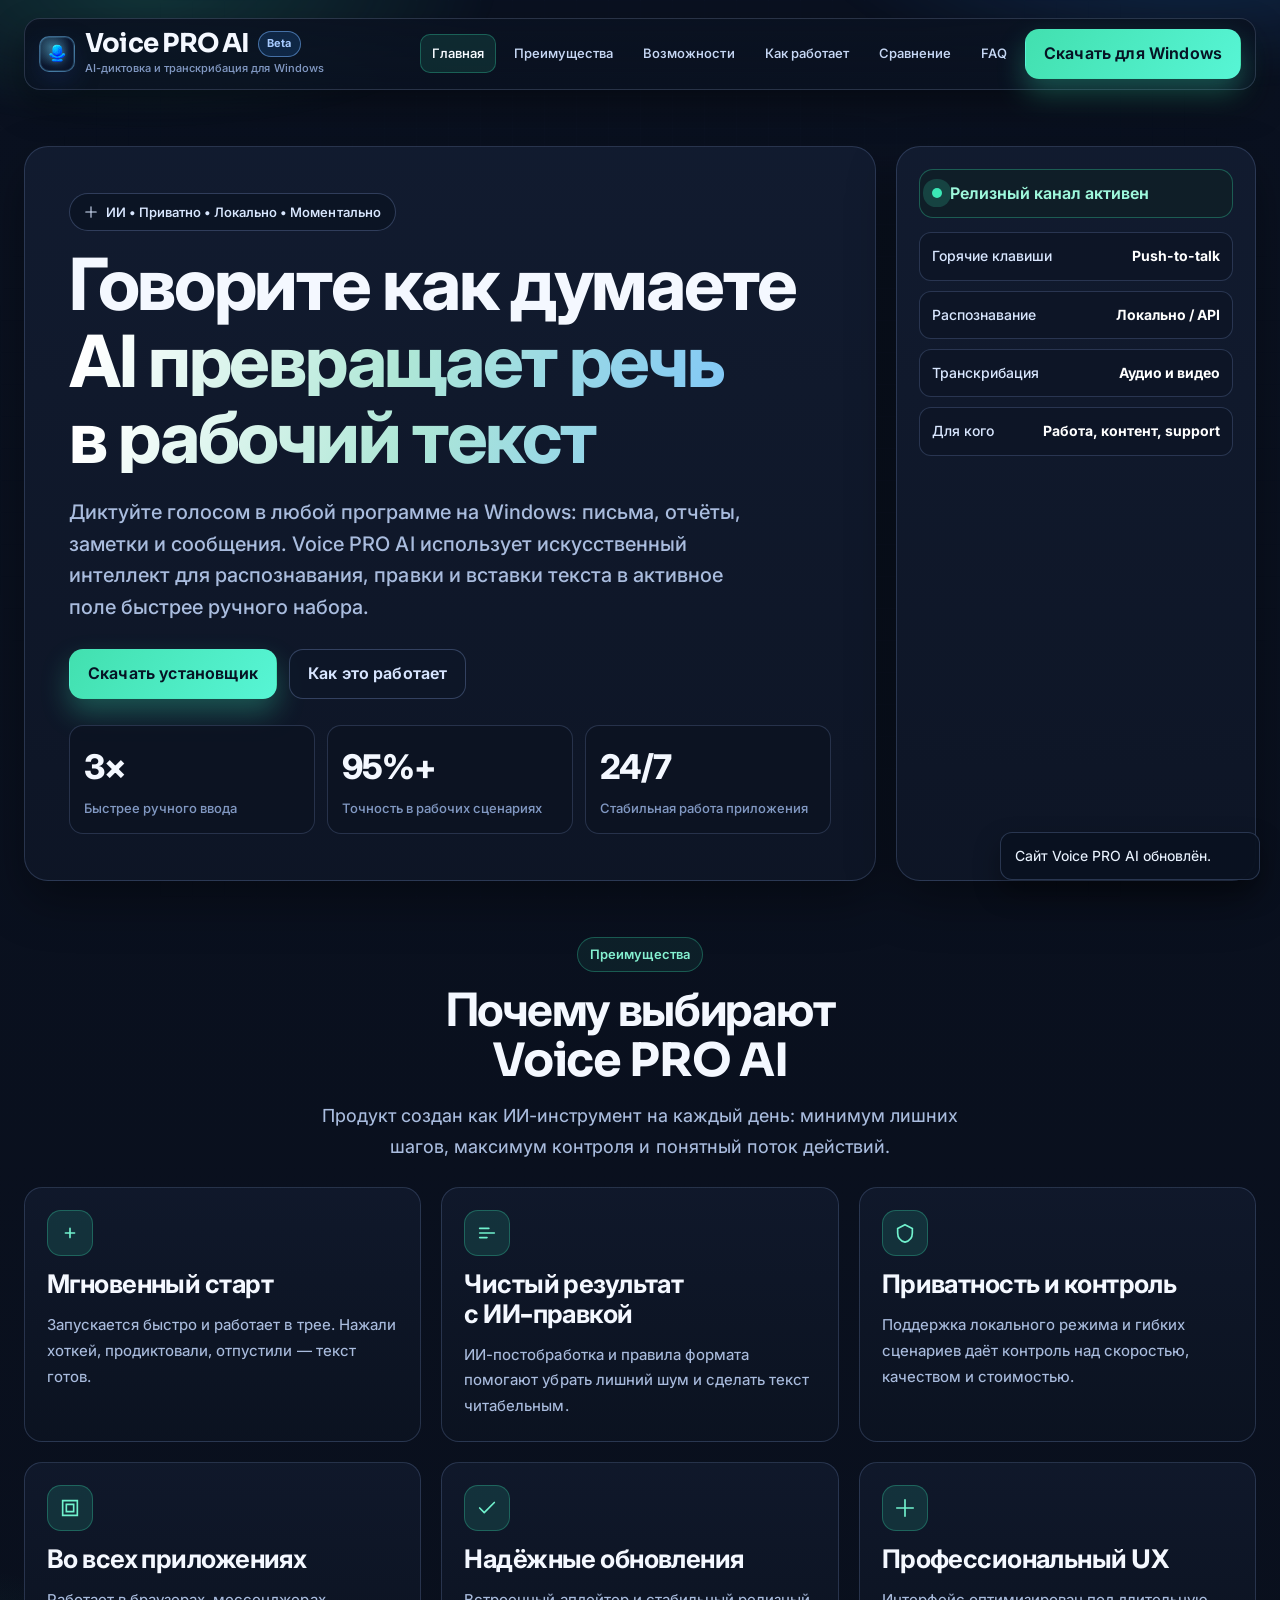
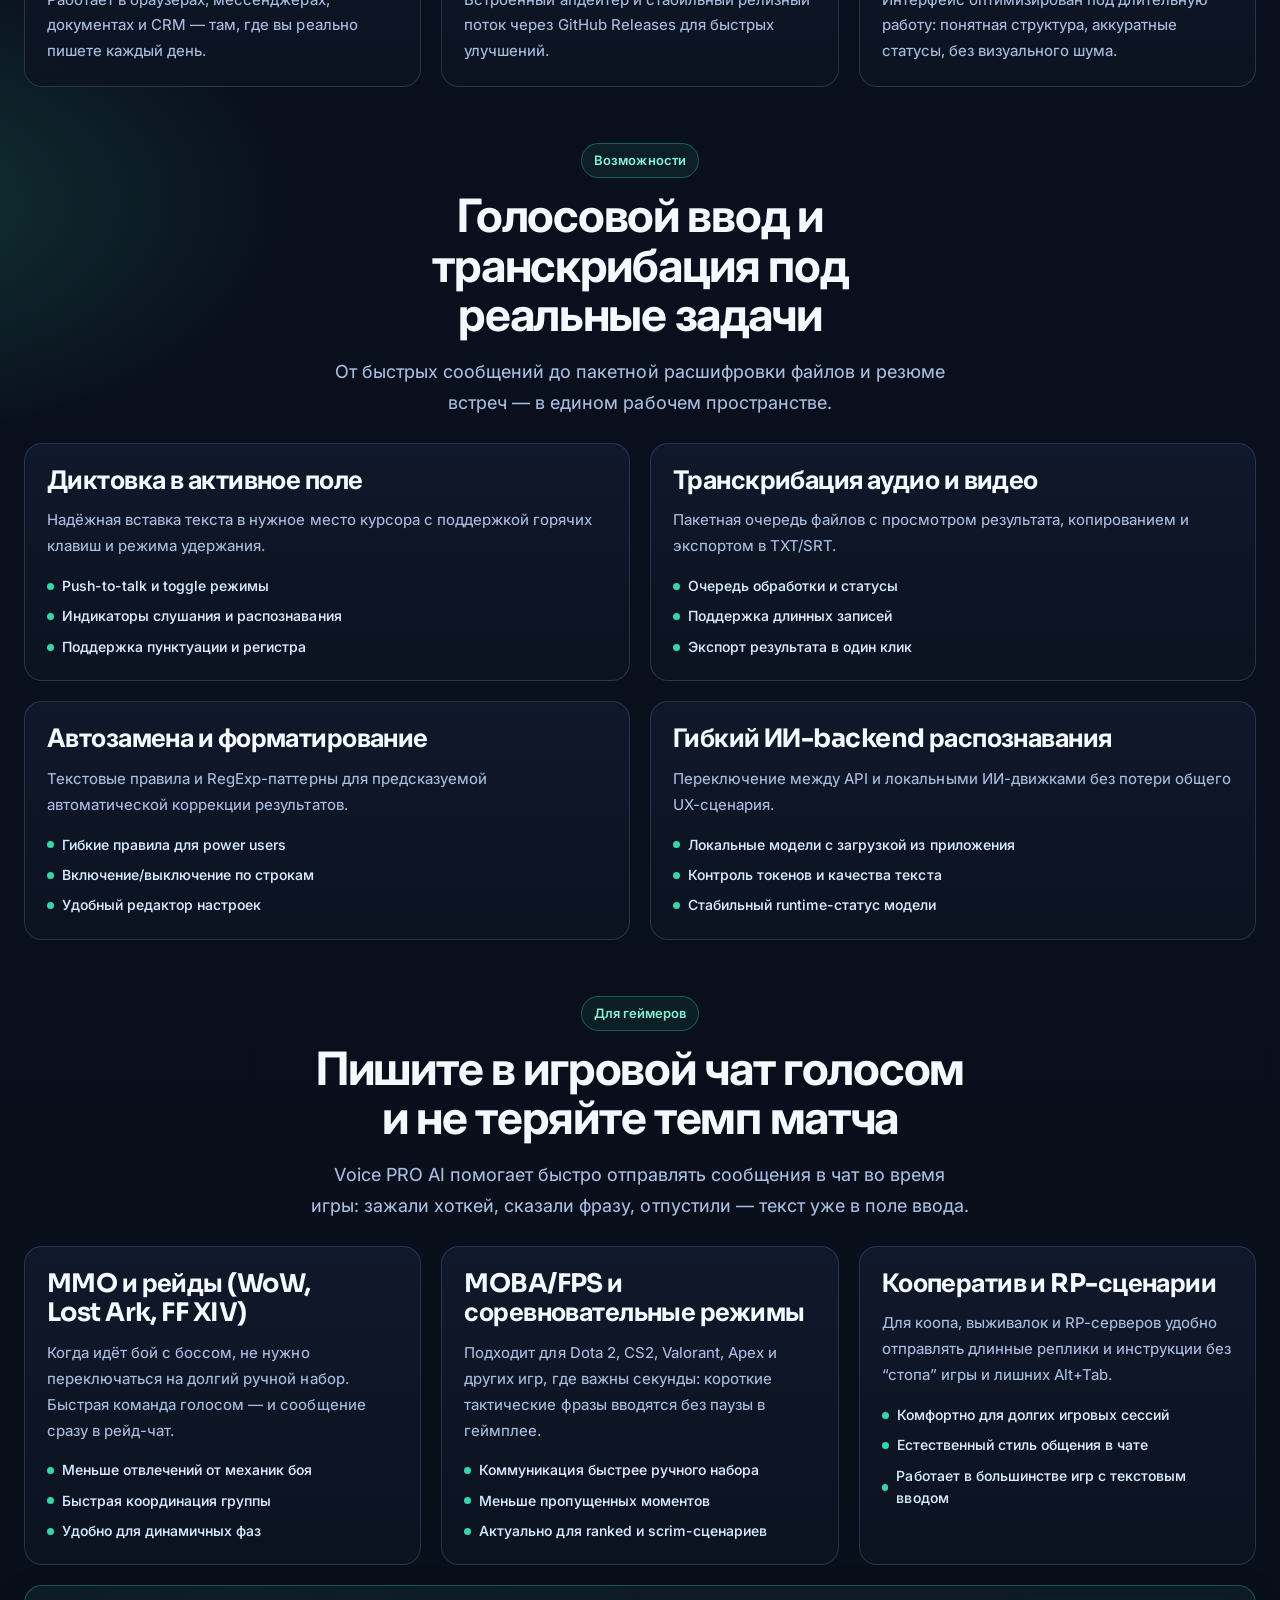
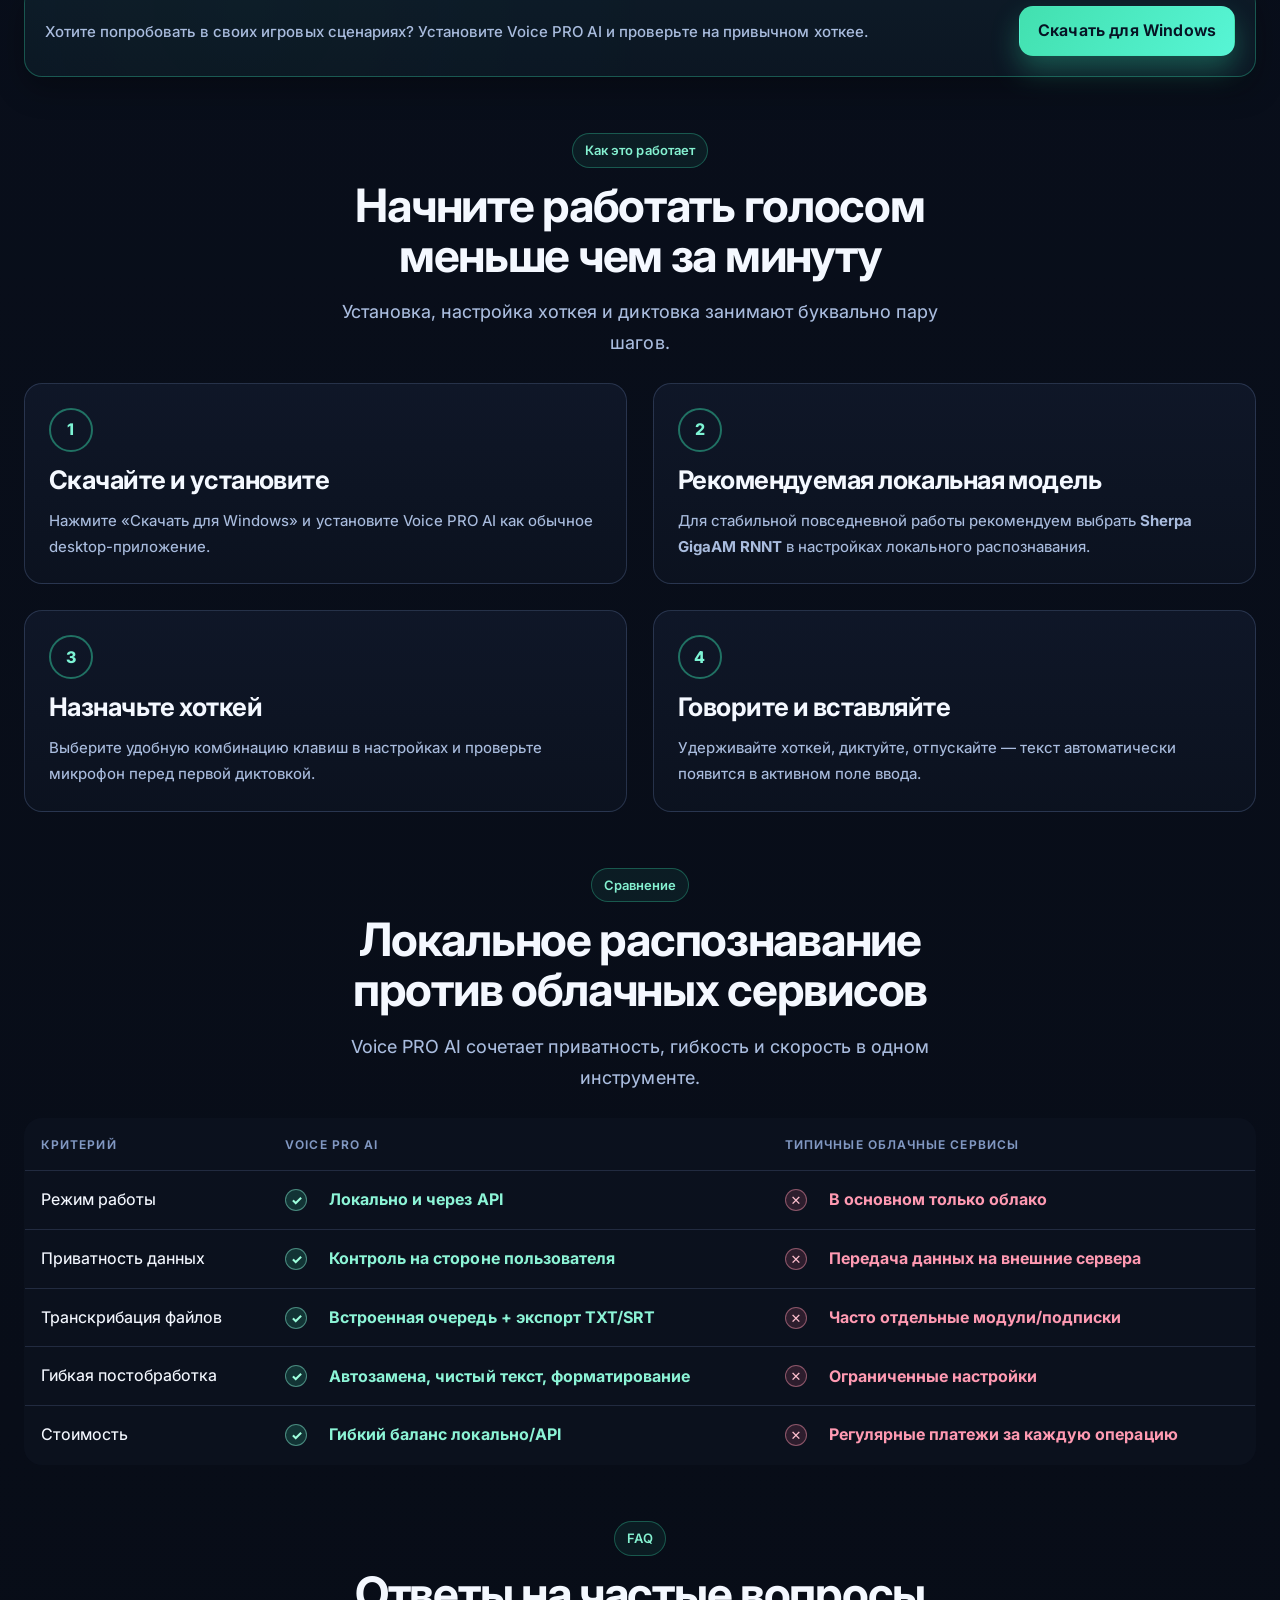
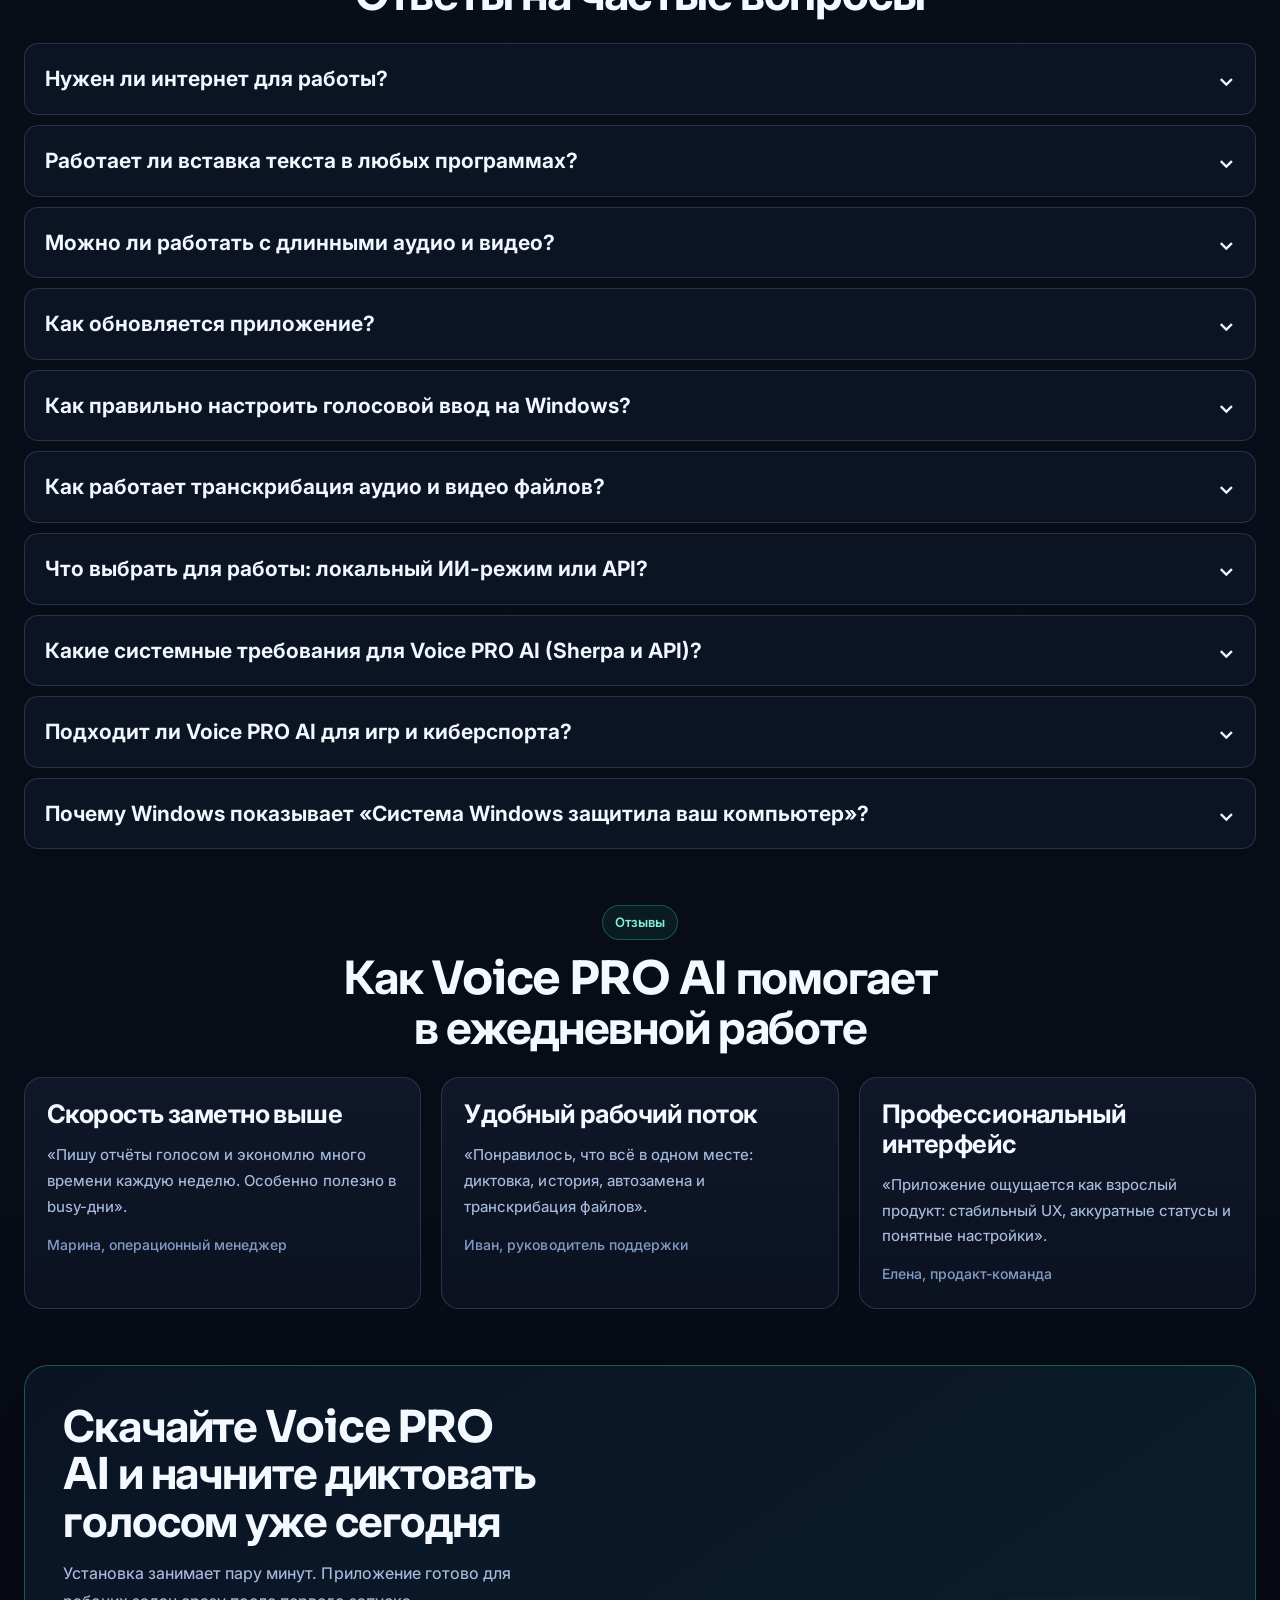
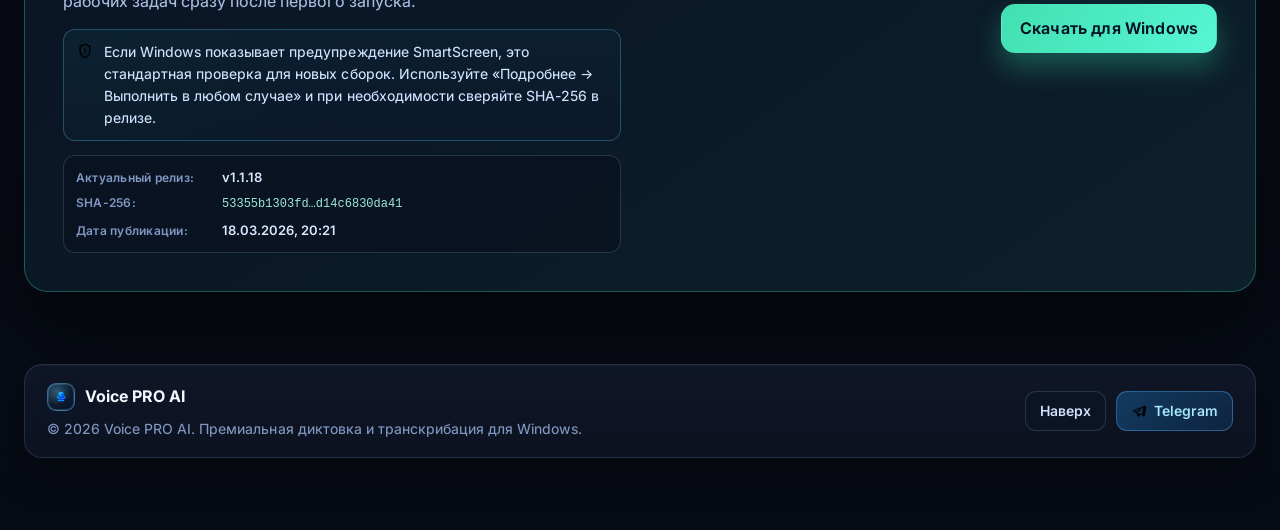
<file: index.html>
﻿<!doctype html>
<html lang="ru">
<head>
  <meta charset="utf-8" />
  <meta name="viewport" content="width=device-width, initial-scale=1" />
  <title>Voice PRO AI — Умная диктовка и транскрибация для Windows</title>
  <meta name="description" content="Voice PRO AI — ИИ-приложение для голосового ввода, транскрибации и интеллектуальной обработки текста на Windows. Быстро, точно и профессионально." />
  <meta name="robots" content="index,follow" />
  <meta name="googlebot" content="index,follow,max-image-preview:large,max-snippet:-1,max-video-preview:-1" />
  <meta name="theme-color" content="#070b14" />
  <meta name="author" content="Voice PRO AI" />
  <meta property="og:type" content="website" />
  <meta property="og:site_name" content="Voice PRO AI" />
  <meta property="og:locale" content="ru_RU" />
  <meta property="og:title" content="Voice PRO AI — AI-диктовка и транскрибация для Windows" />
  <meta property="og:description" content="ИИ-голосовой ввод текста, локальное распознавание, транскрибация аудио/видео и интеллектуальная автоматизация работы с текстом." />
  <meta property="og:url" content="https://voiceproai.ru/" />
  <meta property="og:image" content="https://voiceproai.ru/assets/img/og-cover.png" />
  <meta property="og:image:url" content="https://voiceproai.ru/assets/img/og-cover.png" />
  <meta property="og:image:secure_url" content="https://voiceproai.ru/assets/img/og-cover.png" />
  <meta property="og:image:type" content="image/png" />
  <meta property="og:image:width" content="1200" />
  <meta property="og:image:height" content="630" />
  <meta property="og:image:alt" content="Voice PRO AI — AI-диктовка и транскрибация для Windows" />
  <meta name="twitter:card" content="summary_large_image" />
  <meta name="twitter:title" content="Voice PRO AI — AI-диктовка для Windows" />
  <meta name="twitter:description" content="Премиальная AI-диктовка, транскрибация и обработка текста для повседневной работы." />
  <meta name="twitter:image" content="https://voiceproai.ru/assets/img/og-cover.png" />
  <meta name="twitter:image:alt" content="Voice PRO AI — AI-диктовка и транскрибация для Windows" />
  <meta itemprop="name" content="Voice PRO AI" />
  <meta itemprop="description" content="Voice PRO AI — AI-диктовка, транскрибация и обработка текста для Windows." />
  <meta itemprop="image" content="https://voiceproai.ru/assets/img/og-cover.png" />
  <link rel="canonical" href="https://voiceproai.ru/" />
  <link rel="alternate" hreflang="ru-RU" href="https://voiceproai.ru/" />
  <link rel="alternate" hreflang="x-default" href="https://voiceproai.ru/" />
  <link rel="icon" href="https://voiceproai.ru/favicon.ico" sizes="any" />
  <link rel="icon" type="image/png" sizes="32x32" href="https://voiceproai.ru/icons/icon-32.png" />
  <link rel="icon" type="image/png" sizes="16x16" href="https://voiceproai.ru/icons/icon-16.png" />
  <link rel="apple-touch-icon" sizes="180x180" href="https://voiceproai.ru/icons/apple-touch-icon.png" />
  <link rel="manifest" href="https://voiceproai.ru/manifest.json" />
  <script type="application/ld+json">
    {
      "@context": "https://schema.org",
      "@type": "SoftwareApplication",
      "name": "Voice PRO AI",
      "applicationCategory": "BusinessApplication",
      "operatingSystem": "Windows",
      "url": "https://voiceproai.ru/",
      "downloadUrl": "https://github.com/dencikpapinka-png/ai-voice-pro-ai/releases/latest/download/Voice_PRO_AI_Setup.exe",
      "inLanguage": "ru-RU",
      "offers": {
        "@type": "Offer",
        "price": "0",
        "priceCurrency": "USD"
      },
      "description": "Voice PRO AI — ИИ-приложение для голосового ввода, транскрибации и интеллектуальной обработки текста на Windows."
    }
  </script>
  <script type="application/ld+json">
    {
      "@context": "https://schema.org",
      "@type": "WebSite",
      "name": "Voice PRO AI",
      "url": "https://voiceproai.ru/",
      "inLanguage": "ru-RU",
      "potentialAction": {
        "@type": "SearchAction",
        "target": "https://voiceproai.ru/?q={search_term_string}",
        "query-input": "required name=search_term_string"
      }
    }
  </script>
  <script type="application/ld+json">
    {
      "@context": "https://schema.org",
      "@type": "Organization",
      "name": "Voice PRO AI",
      "url": "https://voiceproai.ru/",
      "logo": {
        "@type": "ImageObject",
        "url": "https://voiceproai.ru/icons/icon-128.png",
        "width": 128,
        "height": 128
      },
      "image": {
        "@type": "ImageObject",
        "url": "https://voiceproai.ru/assets/img/og-cover.png",
        "width": 1200,
        "height": 630
      }
    }
  </script>
  <script type="application/ld+json">
    {
      "@context": "https://schema.org",
      "@type": "WebPage",
      "name": "Voice PRO AI — AI-диктовка и транскрибация для Windows",
      "url": "https://voiceproai.ru/",
      "inLanguage": "ru-RU",
      "isPartOf": {
        "@type": "WebSite",
        "name": "Voice PRO AI",
        "url": "https://voiceproai.ru/"
      },
      "primaryImageOfPage": {
        "@type": "ImageObject",
        "url": "https://voiceproai.ru/assets/img/og-cover.png",
        "width": 1200,
        "height": 630
      }
    }
  </script>
  <script type="application/ld+json">
    {
      "@context": "https://schema.org",
      "@type": "FAQPage",
      "mainEntity": [
        {
          "@type": "Question",
          "name": "Нужен ли интернет для работы?",
          "acceptedAnswer": {
            "@type": "Answer",
            "text": "Для локальных движков интернет не требуется после загрузки модели. API-режим, наоборот, работает через сеть."
          }
        },
        {
          "@type": "Question",
          "name": "Работает ли вставка текста в любых программах?",
          "acceptedAnswer": {
            "@type": "Answer",
            "text": "Да, в большинстве Windows-приложений с обычным полем ввода. Для отдельных системных окон могут быть ограничения ОС."
          }
        },
        {
          "@type": "Question",
          "name": "Можно ли работать с длинными аудио и видео?",
          "acceptedAnswer": {
            "@type": "Answer",
            "text": "Да. В разделе «Транскрибация аудио и видео» есть очередь файлов с поочерёдной обработкой и экспортом результата."
          }
        },
        {
          "@type": "Question",
          "name": "Как обновляется приложение?",
          "acceptedAnswer": {
            "@type": "Answer",
            "text": "В приложении встроена проверка обновлений. Новые версии загружаются через официальный релизный канал GitHub Releases."
          }
        },
        {
          "@type": "Question",
          "name": "Как настроить голосовой ввод на Windows?",
          "acceptedAnswer": {
            "@type": "Answer",
            "text": "Выберите микрофон в настройках, назначьте удобный хоткей, проверьте вставку текста в рабочем приложении и включите нужные правила обработки текста."
          }
        },
        {
          "@type": "Question",
          "name": "Как работает транскрибация аудио и видео?",
          "acceptedAnswer": {
            "@type": "Answer",
            "text": "В разделе транскрибации используется очередь файлов с последовательной обработкой, просмотром результата и экспортом в TXT или SRT."
          }
        },
        {
          "@type": "Question",
          "name": "Что выбрать: локальный режим или API?",
          "acceptedAnswer": {
            "@type": "Answer",
            "text": "Локальный режим подходит для приватности и контроля, API-режим — для усиленной языковой правки. Выбор зависит от приоритета скорости, качества и бюджета."
          }
        },
        {
          "@type": "Question",
          "name": "Какие системные требования для Voice PRO AI (Sherpa и API)?",
          "acceptedAnswer": {
            "@type": "Answer",
            "text": "Sherpa (локально): минимум — Windows 10/11 x64, CPU 4 ядра, 8 ГБ RAM, SSD и микрофон; рекомендовано — 6–8 ядер, 16 ГБ RAM, NVMe SSD; максимальный комфорт — 8+ ядер и 16–32 ГБ RAM. API-режим: минимум — Windows 10/11 x64, CPU 2 ядра, 4 ГБ RAM и интернет от 10 Мбит/с; рекомендовано — 4+ ядра, 8 ГБ RAM и интернет 30+ Мбит/с с низкой задержкой."
          }
        }
      ]
    }
  </script>
  <link rel="preconnect" href="https://fonts.googleapis.com" />
  <link rel="preconnect" href="https://fonts.gstatic.com" crossorigin />
  <link href="https://fonts.googleapis.com/css2?family=Sora:wght@500;600;700;800&family=Inter:wght@400;500;600;700;800&display=swap" rel="stylesheet" />
  <link rel="stylesheet" href="./assets/css/base.css" />
  <link rel="stylesheet" href="./assets/css/layout.css" />
  <link rel="stylesheet" href="./assets/css/components.css" />
  <link rel="stylesheet" href="./assets/css/animations.css" />
  <link rel="stylesheet" href="./assets/css/responsive.css" />
</head>
<body>
  <div class="ambient-layer" data-ambient></div>
  <div class="page-shell">
    <header class="navbar reveal" aria-label="Основная навигация сайта">
      <div class="brand-block">
        <div class="brand-mark floaty" aria-hidden="true">
          <img src="./icons/icon-128.png" alt="" loading="eager" decoding="async" />
        </div>
        <div class="brand-text">
          <div class="brand-title-row">
            <h1>Voice PRO AI</h1>
            <span class="beta-pill">Beta</span>
          </div>
          <p class="brand-subtitle">AI-диктовка и транскрибация для Windows</p>
        </div>
      </div>

      <button class="menu-toggle" type="button" aria-expanded="false" aria-controls="site-nav" data-menu-toggle>
        <span class="visually-hidden">Открыть меню</span>
        <svg viewBox="0 0 24 24" fill="none" stroke="currentColor" stroke-width="1.8" aria-hidden="true">
          <path d="M4 7h16M4 12h16M4 17h16" stroke-linecap="round" />
        </svg>
      </button>

      <nav id="site-nav" class="nav-links" data-nav-links>
        <a class="nav-link" href="#hero">Главная</a>
        <a class="nav-link" href="#advantages">Преимущества</a>
        <a class="nav-link" href="#features">Возможности</a>
        <a class="nav-link" href="#how">Как работает</a>
        <a class="nav-link" href="#compare">Сравнение</a>
        <a class="nav-link" href="#faq">FAQ</a>
        <a class="btn btn-primary" data-download-link href="https://github.com/dencikpapinka-png/ai-voice-pro-ai/releases/latest/download/Voice_PRO_AI_Setup.exe">Скачать для Windows</a>
      </nav>
    </header>

    <section class="hero-grid section" id="hero" aria-labelledby="hero-title">
      <article class="panel hero-content reveal">
        <span class="hero-badge">
          <svg width="14" height="14" viewBox="0 0 24 24" fill="none" stroke="currentColor" stroke-width="1.8" aria-hidden="true"><path d="M12 3v18M3 12h18" stroke-linecap="round"/></svg>
          ИИ • Приватно • Локально • Моментально
        </span>
        <h2 class="hero-title" id="hero-title">
          <span class="hero-line">Говорите как думаете</span>
          <span class="hero-line gradient-text">AI превращает речь</span>
          <span class="hero-line gradient-text">в рабочий текст</span>
        </h2>
        <p class="hero-desc">Диктуйте голосом в любой программе на Windows: письма, отчёты, заметки и сообщения. Voice PRO AI использует искусственный интеллект для распознавания, правки и вставки текста в активное поле быстрее ручного набора.</p>

        <div class="hero-actions">
          <a class="btn btn-primary" data-download-link href="https://github.com/dencikpapinka-png/ai-voice-pro-ai/releases/latest/download/Voice_PRO_AI_Setup.exe">Скачать установщик</a>
          <a class="btn btn-secondary" href="#how">Как это работает</a>
        </div>

        <div class="hero-metrics">
          <div class="metric-item">
            <div class="metric-value">3×</div>
            <div class="metric-label">Быстрее ручного ввода</div>
          </div>
          <div class="metric-item">
            <div class="metric-value">95%+</div>
            <div class="metric-label">Точность в рабочих сценариях</div>
          </div>
          <div class="metric-item">
            <div class="metric-value">24/7</div>
            <div class="metric-label">Стабильная работа приложения</div>
          </div>
        </div>
      </article>

      <aside class="panel hero-side reveal" aria-label="Статус платформы">
        <div class="side-status">
          <span class="live-dot" aria-hidden="true"></span>
          Релизный канал активен
        </div>
        <div class="side-list">
          <div class="side-list-item"><span>Горячие клавиши</span><b>Push-to-talk</b></div>
          <div class="side-list-item"><span>Распознавание</span><b>Локально / API</b></div>
          <div class="side-list-item"><span>Транскрибация</span><b>Аудио и видео</b></div>
          <div class="side-list-item"><span>Для кого</span><b>Работа, контент, support</b></div>
        </div>
      </aside>
    </section>

    <section class="section" id="advantages" aria-labelledby="advantages-title">
      <div class="section-header reveal">
        <span class="section-overline">Преимущества</span>
        <h2 class="section-title" id="advantages-title">Почему выбирают Voice PRO AI</h2>
        <p class="section-description">Продукт создан как ИИ-инструмент на каждый день: минимум лишних шагов, максимум контроля и понятный поток действий.</p>
      </div>

      <div class="benefits-grid">
        <article class="benefit-card reveal">
          <div class="card-icon" aria-hidden="true"><svg viewBox="0 0 24 24" fill="none" stroke="currentColor" stroke-width="1.8"><path d="M12 7v10M7 12h10" stroke-linecap="round"/></svg></div>
          <h3>Мгновенный старт</h3>
          <p>Запускается быстро и работает в трее. Нажали хоткей, продиктовали, отпустили — текст готов.</p>
        </article>

        <article class="benefit-card reveal">
          <div class="card-icon" aria-hidden="true"><svg viewBox="0 0 24 24" fill="none" stroke="currentColor" stroke-width="1.8"><path d="M4 12h16M4 7h10M4 17h8" stroke-linecap="round"/></svg></div>
          <h3>Чистый результат с ИИ-правкой</h3>
          <p>ИИ-постобработка и правила формата помогают убрать лишний шум и сделать текст читабельным.</p>
        </article>

        <article class="benefit-card reveal">
          <div class="card-icon" aria-hidden="true"><svg viewBox="0 0 24 24" fill="none" stroke="currentColor" stroke-width="1.8"><path d="M12 3l8 4v5c0 5-3.4 8.8-8 10-4.6-1.2-8-5-8-10V7l8-4z"/></svg></div>
          <h3>Приватность и контроль</h3>
          <p>Поддержка локального режима и гибких сценариев даёт контроль над скоростью, качеством и стоимостью.</p>
        </article>

        <article class="benefit-card reveal">
          <div class="card-icon" aria-hidden="true"><svg viewBox="0 0 24 24" fill="none" stroke="currentColor" stroke-width="1.8"><path d="M4 4h16v16H4z"/><path d="M8 8h8v8H8z"/></svg></div>
          <h3>Во всех приложениях</h3>
          <p>Работает в браузерах, мессенджерах, документах и CRM — там, где вы реально пишете каждый день.</p>
        </article>

        <article class="benefit-card reveal">
          <div class="card-icon" aria-hidden="true"><svg viewBox="0 0 24 24" fill="none" stroke="currentColor" stroke-width="1.8"><path d="M4 12l5 5L20 6" stroke-linecap="round" stroke-linejoin="round"/></svg></div>
          <h3>Надёжные обновления</h3>
          <p>Встроенный апдейтер и стабильный релизный поток через GitHub Releases для быстрых улучшений.</p>
        </article>

        <article class="benefit-card reveal">
          <div class="card-icon" aria-hidden="true"><svg viewBox="0 0 24 24" fill="none" stroke="currentColor" stroke-width="1.8"><path d="M12 3v18M3 12h18" stroke-linecap="round"/></svg></div>
          <h3>Профессиональный UX</h3>
          <p>Интерфейс оптимизирован под длительную работу: понятная структура, аккуратные статусы, без визуального шума.</p>
        </article>
      </div>
    </section>

    <section class="section" id="features" aria-labelledby="features-title">
      <div class="section-header reveal">
        <span class="section-overline">Возможности</span>
        <h2 class="section-title" id="features-title">Голосовой ввод и транскрибация под реальные задачи</h2>
        <p class="section-description">От быстрых сообщений до пакетной расшифровки файлов и резюме встреч — в едином рабочем пространстве.</p>
      </div>

      <div class="features-grid">
        <article class="feature-card reveal">
          <h3>Диктовка в активное поле</h3>
          <p>Надёжная вставка текста в нужное место курсора с поддержкой горячих клавиш и режима удержания.</p>
          <div class="feature-checks">
            <span>Push-to-talk и toggle режимы</span>
            <span>Индикаторы слушания и распознавания</span>
            <span>Поддержка пунктуации и регистра</span>
          </div>
        </article>

        <article class="feature-card reveal">
          <h3>Транскрибация аудио и видео</h3>
          <p>Пакетная очередь файлов с просмотром результата, копированием и экспортом в TXT/SRT.</p>
          <div class="feature-checks">
            <span>Очередь обработки и статусы</span>
            <span>Поддержка длинных записей</span>
            <span>Экспорт результата в один клик</span>
          </div>
        </article>

        <article class="feature-card reveal">
          <h3>Автозамена и форматирование</h3>
          <p>Текстовые правила и RegExp-паттерны для предсказуемой автоматической коррекции результатов.</p>
          <div class="feature-checks">
            <span>Гибкие правила для power users</span>
            <span>Включение/выключение по строкам</span>
            <span>Удобный редактор настроек</span>
          </div>
        </article>

        <article class="feature-card reveal">
          <h3>Гибкий ИИ-backend распознавания</h3>
          <p>Переключение между API и локальными ИИ-движками без потери общего UX-сценария.</p>
          <div class="feature-checks">
            <span>Локальные модели с загрузкой из приложения</span>
            <span>Контроль токенов и качества текста</span>
            <span>Стабильный runtime-статус модели</span>
          </div>
        </article>
      </div>
    </section>

    <section class="section" id="gaming" aria-labelledby="gaming-title">
      <div class="section-header reveal">
        <span class="section-overline">Для геймеров</span>
        <h2 class="section-title" id="gaming-title">Пишите в игровой чат голосом и не теряйте темп матча</h2>
        <p class="section-description">Voice PRO AI помогает быстро отправлять сообщения в чат во время игры: зажали хоткей, сказали фразу, отпустили — текст уже в поле ввода.</p>
      </div>

      <div class="gaming-grid">
        <article class="gaming-card reveal">
          <h3>MMO и рейды (WoW, Lost Ark, FF XIV)</h3>
          <p>Когда идёт бой с боссом, не нужно переключаться на долгий ручной набор. Быстрая команда голосом — и сообщение сразу в рейд-чат.</p>
          <div class="feature-checks">
            <span>Меньше отвлечений от механик боя</span>
            <span>Быстрая координация группы</span>
            <span>Удобно для динамичных фаз</span>
          </div>
        </article>

        <article class="gaming-card reveal">
          <h3>MOBA/FPS и соревновательные режимы</h3>
          <p>Подходит для Dota 2, CS2, Valorant, Apex и других игр, где важны секунды: короткие тактические фразы вводятся без паузы в геймплее.</p>
          <div class="feature-checks">
            <span>Коммуникация быстрее ручного набора</span>
            <span>Меньше пропущенных моментов</span>
            <span>Актуально для ranked и scrim-сценариев</span>
          </div>
        </article>

        <article class="gaming-card reveal">
          <h3>Кооператив и RP-сценарии</h3>
          <p>Для коопа, выживалок и RP-серверов удобно отправлять длинные реплики и инструкции без “стопа” игры и лишних Alt+Tab.</p>
          <div class="feature-checks">
            <span>Комфортно для долгих игровых сессий</span>
            <span>Естественный стиль общения в чате</span>
            <span>Работает в большинстве игр с текстовым вводом</span>
          </div>
        </article>
      </div>

      <div class="gaming-cta reveal">
        <p>Хотите попробовать в своих игровых сценариях? Установите Voice PRO AI и проверьте на привычном хоткее.</p>
        <a class="btn btn-primary" data-download-link href="https://github.com/dencikpapinka-png/ai-voice-pro-ai/releases/latest/download/Voice_PRO_AI_Setup.exe">Скачать для Windows</a>
      </div>
    </section>

    <section class="section" id="how" aria-labelledby="how-title">
      <div class="section-header reveal">
        <span class="section-overline">Как это работает</span>
        <h2 class="section-title" id="how-title">Начните работать голосом меньше чем за минуту</h2>
        <p class="section-description">Установка, настройка хоткея и диктовка занимают буквально пару шагов.</p>
      </div>

      <div class="steps-grid">
        <article class="step-card reveal">
          <div class="step-number">1</div>
          <h3>Скачайте и установите</h3>
          <p>Нажмите «Скачать для Windows» и установите Voice PRO AI как обычное desktop-приложение.</p>
        </article>
        <article class="step-card reveal">
          <div class="step-number">2</div>
          <h3>Рекомендуемая локальная модель</h3>
          <p>Для стабильной повседневной работы рекомендуем выбрать <strong>Sherpa GigaAM RNNT</strong> в настройках локального распознавания.</p>
        </article>
        <article class="step-card reveal">
          <div class="step-number">3</div>
          <h3>Назначьте хоткей</h3>
          <p>Выберите удобную комбинацию клавиш в настройках и проверьте микрофон перед первой диктовкой.</p>
        </article>
        <article class="step-card reveal">
          <div class="step-number">4</div>
          <h3>Говорите и вставляйте</h3>
          <p>Удерживайте хоткей, диктуйте, отпускайте — текст автоматически появится в активном поле ввода.</p>
        </article>
      </div>
    </section>

    <section class="section" id="compare" aria-labelledby="compare-title">
      <div class="section-header reveal">
        <span class="section-overline">Сравнение</span>
        <h2 class="section-title" id="compare-title">Локальное распознавание против облачных сервисов</h2>
        <p class="section-description">Voice PRO AI сочетает приватность, гибкость и скорость в одном инструменте.</p>
      </div>

      <div class="compare-wrap reveal">
        <table class="compare-table" aria-label="Сравнение возможностей Voice PRO AI и облачных сервисов">
          <thead>
            <tr>
              <th>Критерий</th>
              <th>Voice PRO AI</th>
              <th>Типичные облачные сервисы</th>
            </tr>
          </thead>
          <tbody>
            <tr>
              <td>Режим работы</td>
              <td class="good"><span class="compare-value"><span class="mark-good">✓</span>&nbsp;Локально и через API</span></td>
              <td class="bad"><span class="compare-value"><span class="mark-bad">✕</span>&nbsp;В основном только облако</span></td>
            </tr>
            <tr>
              <td>Приватность данных</td>
              <td class="good"><span class="compare-value"><span class="mark-good">✓</span>&nbsp;Контроль на стороне пользователя</span></td>
              <td class="bad"><span class="compare-value"><span class="mark-bad">✕</span>&nbsp;Передача данных на внешние сервера</span></td>
            </tr>
            <tr>
              <td>Транскрибация файлов</td>
              <td class="good"><span class="compare-value"><span class="mark-good">✓</span>&nbsp;Встроенная очередь + экспорт TXT/SRT</span></td>
              <td class="bad"><span class="compare-value"><span class="mark-bad">✕</span>&nbsp;Часто отдельные модули/подписки</span></td>
            </tr>
            <tr>
              <td>Гибкая постобработка</td>
              <td class="good"><span class="compare-value"><span class="mark-good">✓</span>&nbsp;Автозамена, чистый текст, форматирование</span></td>
              <td class="bad"><span class="compare-value"><span class="mark-bad">✕</span>&nbsp;Ограниченные настройки</span></td>
            </tr>
            <tr>
              <td>Стоимость</td>
              <td class="good"><span class="compare-value"><span class="mark-good">✓</span>&nbsp;Гибкий баланс локально/API</span></td>
              <td class="bad"><span class="compare-value"><span class="mark-bad">✕</span>&nbsp;Регулярные платежи за каждую операцию</span></td>
            </tr>
          </tbody>
        </table>
      </div>
    </section>

    <section class="section" id="faq" aria-labelledby="faq-title">
      <div class="section-header reveal">
        <span class="section-overline">FAQ</span>
        <h2 class="section-title" id="faq-title">Ответы на частые вопросы</h2>
      </div>

      <div class="faq-wrap reveal" role="list">
        <article class="faq-item" role="listitem">
          <button class="faq-button" type="button" data-faq-button aria-expanded="false" aria-controls="faq-1">
            Нужен ли интернет для работы?
            <span class="faq-icon">⌄</span>
          </button>
          <div class="faq-content" id="faq-1" hidden>
            Для локальных движков интернет не требуется после загрузки модели. API-режим, наоборот, работает через сеть.
          </div>
        </article>

        <article class="faq-item" role="listitem">
          <button class="faq-button" type="button" data-faq-button aria-expanded="false" aria-controls="faq-2">
            Работает ли вставка текста в любых программах?
            <span class="faq-icon">⌄</span>
          </button>
          <div class="faq-content" id="faq-2" hidden>
            Да, в большинстве Windows-приложений с обычным полем ввода. Для отдельных системных окон могут быть ограничения ОС.
          </div>
        </article>

        <article class="faq-item" role="listitem">
          <button class="faq-button" type="button" data-faq-button aria-expanded="false" aria-controls="faq-3">
            Можно ли работать с длинными аудио и видео?
            <span class="faq-icon">⌄</span>
          </button>
          <div class="faq-content" id="faq-3" hidden>
            Да. В разделе «Транскрибация аудио и видео» есть очередь файлов с поочерёдной обработкой и экспортом результата.
          </div>
        </article>

        <article class="faq-item" role="listitem">
          <button class="faq-button" type="button" data-faq-button aria-expanded="false" aria-controls="faq-4">
            Как обновляется приложение?
            <span class="faq-icon">⌄</span>
          </button>
          <div class="faq-content" id="faq-4" hidden>
            В приложении встроена проверка обновлений. Новые версии загружаются через официальный релизный канал GitHub Releases.
          </div>
        </article>
        <article class="faq-item" role="listitem">
          <button class="faq-button" type="button" data-faq-button aria-expanded="false" aria-controls="faq-5">
            Как правильно настроить голосовой ввод на Windows?
            <span class="faq-icon">⌄</span>
          </button>
          <div class="faq-content" id="faq-5" hidden>
            Рекомендуемая последовательность: выберите микрофон, назначьте хоткей, проверьте вставку в нужном приложении и включите необходимые правила обработки текста.
          </div>
        </article>
        <article class="faq-item" role="listitem">
          <button class="faq-button" type="button" data-faq-button aria-expanded="false" aria-controls="faq-6">
            Как работает транскрибация аудио и видео файлов?
            <span class="faq-icon">⌄</span>
          </button>
          <div class="faq-content" id="faq-6" hidden>
            В разделе «Транскрибация аудио и видео» доступна очередь: добавляете файлы, запускаете обработку и получаете результат с экспортом в TXT/SRT.
          </div>
        </article>
        <article class="faq-item" role="listitem">
          <button class="faq-button" type="button" data-faq-button aria-expanded="false" aria-controls="faq-7">
            Что выбрать для работы: локальный ИИ-режим или API?
            <span class="faq-icon">⌄</span>
          </button>
          <div class="faq-content" id="faq-7" hidden>
            Локально — для приватности и контроля затрат. API — для усиленной языковой правки и более интеллектуальной постобработки. Можно переключаться под текущую задачу.
          </div>
        </article>
        <article class="faq-item" role="listitem">
          <button class="faq-button" type="button" data-faq-button aria-expanded="false" aria-controls="faq-8">
            Какие системные требования для Voice PRO AI (Sherpa и API)?
            <span class="faq-icon">⌄</span>
          </button>
          <div class="faq-content" id="faq-8" hidden>
            <p><strong>Sherpa (локально)</strong></p>
            <ul class="faq-spec-list">
              <li><strong>Минимум:</strong> Windows 10/11 x64, CPU 4 ядра, 8 ГБ RAM, SSD, микрофон.</li>
              <li><strong>Средний (рекомендуем):</strong> CPU 6–8 ядер, 16 ГБ RAM, NVMe SSD.</li>
              <li><strong>Максимум/комфорт:</strong> CPU 8+ ядер, 16–32 ГБ RAM для длительной стабильной работы.</li>
            </ul>
            <p><strong>API-режим</strong></p>
            <ul class="faq-spec-list">
              <li><strong>Минимум:</strong> Windows 10/11 x64, CPU 2 ядра, 4 ГБ RAM, интернет от 10 Мбит/с.</li>
              <li><strong>Средний (рекомендуем):</strong> CPU 4+ ядра, 8 ГБ RAM, интернет 30+ Мбит/с с низкой задержкой.</li>
              <li><strong>Максимум/комфорт:</strong> 8+ ГБ RAM и стабильный быстрый интернет-канал.</li>
            </ul>
          </div>
        </article>
        <article class="faq-item" role="listitem">
          <button class="faq-button" type="button" data-faq-button aria-expanded="false" aria-controls="faq-9">
            Подходит ли Voice PRO AI для игр и киберспорта?
            <span class="faq-icon">⌄</span>
          </button>
          <div class="faq-content" id="faq-9" hidden>
            Да. Приложение удобно для игровых чатов в MMO, MOBA, FPS и кооперативных режимах: удерживаете хоткей, диктуете короткое сообщение и сразу отправляете в чат. Это помогает координироваться в бою и не терять время на ручной набор.
          </div>
        </article>
        <article class="faq-item" role="listitem">
          <button class="faq-button" type="button" data-faq-button aria-expanded="false" aria-controls="faq-10">
            Почему Windows показывает «Система Windows защитила ваш компьютер»?
            <span class="faq-icon">⌄</span>
          </button>
          <div class="faq-content" id="faq-10" hidden>
            Это стандартное предупреждение SmartScreen для новых или неподписанных сборок. В нашем случае это не означает вирус: установщик Voice PRO AI распространяется только с официальной страницы релиза. Если видите это окно, следуйте шагам: <strong>Подробнее</strong> → <strong>Выполнить в любом случае</strong> → продолжите установку. Также можно сверить SHA-256 в релизе для безопасной установки Voice PRO AI.
          </div>
        </article>
        
      </div>
    </section>

    <section class="section" id="reviews" aria-labelledby="reviews-title">
      <div class="section-header reveal">
        <span class="section-overline">Отзывы</span>
        <h2 class="section-title" id="reviews-title">Как Voice PRO AI помогает в ежедневной работе</h2>
      </div>

      <div class="reviews-grid">
        <article class="review-card reveal">
          <h3>Скорость заметно выше</h3>
          <p>«Пишу отчёты голосом и экономлю много времени каждую неделю. Особенно полезно в busy-дни».</p>
          <div class="review-meta">Марина, операционный менеджер</div>
        </article>

        <article class="review-card reveal">
          <h3>Удобный рабочий поток</h3>
          <p>«Понравилось, что всё в одном месте: диктовка, история, автозамена и транскрибация файлов».</p>
          <div class="review-meta">Иван, руководитель поддержки</div>
        </article>

        <article class="review-card reveal">
          <h3>Профессиональный интерфейс</h3>
          <p>«Приложение ощущается как взрослый продукт: стабильный UX, аккуратные статусы и понятные настройки».</p>
          <div class="review-meta">Елена, продакт-команда</div>
        </article>
      </div>
    </section>

    <section class="section" id="download" aria-labelledby="download-title">
      <div class="cta-wrap reveal">
        <article class="cta-panel">
          <div>
            <h3 id="download-title">Скачайте Voice PRO AI и начните диктовать голосом уже сегодня</h3>
            <p>Установка занимает пару минут. Приложение готово для рабочих задач сразу после первого запуска.</p>
            <div class="download-security-note" role="note" aria-label="Информация о безопасной установке">
              <svg viewBox="0 0 24 24" aria-hidden="true" focusable="false">
                <path d="M12 2 4.5 5v6.5c0 4.7 3.2 8.9 7.5 10 4.3-1.1 7.5-5.3 7.5-10V5L12 2Zm0 2.1 5.5 2.2v5.2c0 3.8-2.4 7.2-5.5 8.3-3.1-1.1-5.5-4.5-5.5-8.3V6.3L12 4.1Zm-.8 4.1v5.7h1.6V8.2h-1.6Zm0 7.1v1.7h1.6v-1.7h-1.6Z"/>
              </svg>
              <span>Если Windows показывает предупреждение SmartScreen, это стандартная проверка для новых сборок. Используйте «Подробнее → Выполнить в любом случае» и при необходимости сверяйте SHA-256 в релизе.</span>
            </div>
            <div class="release-proof" data-release-proof aria-live="polite">
              <div class="release-proof-row">
                <span class="release-proof-label">Актуальный релиз:</span>
                <span class="release-proof-value" data-release-version>загрузка…</span>
              </div>
              <div class="release-proof-row">
                <span class="release-proof-label">SHA-256:</span>
                <code class="release-proof-hash" data-release-sha>загрузка…</code>
              </div>
              <div class="release-proof-row">
                <span class="release-proof-label">Дата публикации:</span>
                <span class="release-proof-value" data-release-published>загрузка…</span>
              </div>
            </div>
          </div>
          <a class="btn btn-primary" data-download-link href="https://github.com/dencikpapinka-png/ai-voice-pro-ai/releases/latest/download/Voice_PRO_AI_Setup.exe">Скачать для Windows</a>
        </article>
      </div>
    </section>

    <footer class="site-footer muted-panel reveal" aria-label="Подвал сайта">
      <div class="footer-brand">
        <div class="footer-brand-row">
          <span class="footer-mark" aria-hidden="true">
            <img src="./icons/icon-32.png" alt="">
          </span>
          <strong>Voice PRO AI</strong>
        </div>
        <p class="footer-note">© <span data-year></span> Voice PRO AI. Премиальная диктовка и транскрибация для Windows.</p>
      </div>
      <div class="footer-links">
        <a class="footer-link" href="#hero" aria-label="Вернуться наверх страницы">Наверх</a>
        <a class="footer-link footer-link-telegram" data-support-link href="https://t.me/Dima_Kanev" target="_blank" rel="noopener noreferrer" aria-label="Написать в Telegram">
          <svg viewBox="0 0 24 24" aria-hidden="true" focusable="false">
            <path d="M20.86 4.61a1.53 1.53 0 0 0-1.61-.24L4.11 10.75a1.55 1.55 0 0 0 .12 2.9l3.93 1.31 1.34 4.2a1.55 1.55 0 0 0 2.63.61l2.36-2.39 3.7 2.66a1.55 1.55 0 0 0 2.43-.95l2.3-13.07a1.53 1.53 0 0 0-.06-.72ZM10.2 17.31l-.73-2.28 6.18-5.95a.6.6 0 0 0-.78-.9l-7.02 4.86-2.8-.93 13.56-5.71-1.95 11.1-3.07-2.2a1.56 1.56 0 0 0-1.98.15l-1.41 1.42Z"/>
          </svg>
          Telegram
        </a>
      </div>
    </footer>
  </div>

  <div class="toast-wrap" data-toast-wrap aria-live="polite" aria-atomic="true"></div>

  <script src="./assets/js/main.js" defer></script>
  <script src="./assets/js/nav.js" defer></script>
  <script src="./assets/js/faq.js" defer></script>
  <script src="./assets/js/motion.js" defer></script>
  <script src="./assets/js/cta.js" defer></script>
</body>
</html>
</file>
<file: assets/css/base.css>
﻿:root {
  --bg: #070b14;
  --bg-soft: #0b1220;
  --surface: rgba(16, 24, 42, 0.88);
  --surface-strong: #121b2d;
  --surface-border: rgba(124, 151, 205, 0.24);
  --surface-border-strong: rgba(124, 151, 205, 0.34);
  --text: #f4f8ff;
  --text-soft: #a9bcde;
  --text-muted: #8198c2;
  --accent: #35d6a7;
  --accent-2: #2d8fff;
  --accent-soft: rgba(53, 214, 167, 0.18);
  --danger: #ff6f91;
  --radius-xl: 24px;
  --radius-lg: 18px;
  --radius-md: 14px;
  --radius-sm: 10px;
  --shadow-xl: 0 35px 80px rgba(0, 0, 0, 0.48);
  --shadow-lg: 0 20px 48px rgba(0, 0, 0, 0.36);
  --shadow-md: 0 12px 30px rgba(0, 0, 0, 0.3);
  --content-width: 1320px;
  --space-1: 8px;
  --space-2: 12px;
  --space-3: 16px;
  --space-4: 20px;
  --space-5: 24px;
  --space-6: 32px;
  --space-7: 40px;
  --space-8: 56px;
  --space-9: 72px;
  --transition-fast: 160ms ease-out;
  --transition-mid: 220ms ease-out;
}

* {
  box-sizing: border-box;
}

html,
body {
  margin: 0;
  padding: 0;
}

html {
  scroll-behavior: smooth;
}

body {
  min-height: 100vh;
  color: var(--text);
  font-family: "Inter", system-ui, -apple-system, "Segoe UI", Roboto, "Helvetica Neue", Arial, sans-serif;
  font-size: 16px;
  font-weight: 450;
  line-height: 1.6;
  letter-spacing: 0.001em;
  background:
    radial-gradient(900px 500px at 90% -10%, rgba(45, 143, 255, 0.26), transparent 58%),
    radial-gradient(720px 420px at -10% 26%, rgba(53, 214, 167, 0.18), transparent 58%),
    linear-gradient(180deg, #0a1120 0%, #070b14 100%);
  overflow-x: hidden;
}

body::before {
  content: "";
  position: fixed;
  inset: 0;
  pointer-events: none;
  opacity: 0.24;
  background-image:
    linear-gradient(rgba(150, 170, 220, 0.07) 1px, transparent 1px),
    linear-gradient(90deg, rgba(150, 170, 220, 0.07) 1px, transparent 1px);
  background-size: 32px 32px;
  mask-image: radial-gradient(circle at center, black 35%, transparent 100%);
  z-index: -2;
}

a {
  color: inherit;
  text-decoration: none;
}

img {
  display: block;
  max-width: 100%;
}

h1,
h2,
h3,
h4,
h5,
h6 {
  margin: 0;
  font-family: "Sora", "Inter", system-ui, sans-serif;
  font-weight: 700;
  line-height: 1.1;
  letter-spacing: -0.022em;
  text-wrap: balance;
}

p {
  margin: 0;
  color: var(--text-soft);
  line-height: 1.72;
}

button,
input,
select,
textarea {
  font: inherit;
  color: inherit;
}

button {
  cursor: pointer;
}

:focus-visible {
  outline: 2px solid var(--accent);
  outline-offset: 2px;
  border-radius: 8px;
}

.visually-hidden {
  position: absolute;
  width: 1px;
  height: 1px;
  padding: 0;
  margin: -1px;
  overflow: hidden;
  clip: rect(0, 0, 0, 0);
  white-space: nowrap;
  border: 0;
}
</file>
<file: assets/css/layout.css>
﻿.page-shell {
  max-width: var(--content-width);
  margin: 0 auto;
  padding: 18px 24px 72px;
}

.navbar {
  position: sticky;
  top: 10px;
  z-index: 100;
  display: flex;
  align-items: center;
  justify-content: space-between;
  gap: var(--space-3);
  padding: 10px 14px;
  border-radius: 16px;
  border: 1px solid rgba(180, 200, 240, 0.18);
  background: linear-gradient(180deg, rgba(10, 18, 33, 0.92), rgba(10, 18, 33, 0.7));
  backdrop-filter: blur(12px);
  box-shadow: 0 16px 34px rgba(0, 0, 0, 0.38);
}

.brand-block {
  display: flex;
  align-items: center;
  gap: 10px;
  min-width: 0;
}

.brand-mark {
  width: 36px;
  height: 36px;
  border-radius: 10px;
  border: 1px solid rgba(115, 200, 255, 0.45);
  background:
    radial-gradient(circle at 30% 28%, rgba(126, 233, 255, 0.32), transparent 58%),
    linear-gradient(145deg, rgba(15, 28, 55, 0.98), rgba(10, 20, 40, 0.98));
  box-shadow:
    0 10px 22px rgba(19, 40, 84, 0.5),
    inset 0 0 0 1px rgba(120, 208, 255, 0.18);
  display: grid;
  place-items: center;
  padding: 2px;
}

.brand-mark img {
  width: 100%;
  height: 100%;
  object-fit: cover;
  border-radius: 10px;
  transform: scale(1.18);
  transform-origin: center;
  filter: saturate(1.28) brightness(1.18) contrast(1.12) drop-shadow(0 0 4px rgba(96, 196, 255, 0.55));
}

.brand-text {
  min-width: 0;
}

.brand-title-row {
  display: flex;
  align-items: center;
  gap: 8px;
}

.brand-text h1 {
  font-size: 26px;
  letter-spacing: -0.03em;
  font-weight: 700;
}

.brand-subtitle {
  margin-top: 1px;
  color: var(--text-muted);
  font-size: 11px;
  font-weight: 520;
}

.beta-pill {
  border: 1px solid rgba(120, 180, 255, 0.52);
  background: rgba(45, 143, 255, 0.16);
  color: #a7cbff;
  padding: 3px 8px;
  border-radius: 999px;
  font-size: 11px;
  font-weight: 700;
  letter-spacing: 0.02em;
}

.nav-links {
  display: flex;
  align-items: center;
  gap: 6px;
  flex-wrap: wrap;
}

.hero-grid {
  margin-top: var(--space-6);
  display: grid;
  grid-template-columns: minmax(0, 1fr) 360px;
  gap: var(--space-4);
}

.hero-content {
  padding: 46px 44px;
}

.hero-side {
  padding: 22px;
  display: flex;
  flex-direction: column;
  gap: 14px;
}

.section {
  margin-top: var(--space-8);
}

.section-header {
  max-width: 860px;
  margin-inline: auto;
  margin-bottom: var(--space-5);
  text-align: center;
}

.section-overline {
  display: inline-flex;
  align-items: center;
  gap: 6px;
  padding: 6px 12px;
  border: 1px solid rgba(53, 214, 167, 0.32);
  border-radius: 999px;
  background: rgba(53, 214, 167, 0.08);
  color: #85f1d1;
  font-size: 13px;
  font-weight: 600;
  margin-bottom: 14px;
}

.section-title {
  font-size: clamp(30px, 4.3vw, 46px);
  line-height: 1.08;
  letter-spacing: -0.028em;
  font-weight: 700;
  max-width: 19ch;
  margin-inline: auto;
}

.section-description {
  margin-top: 16px;
  color: var(--text-soft);
  font-size: clamp(15px, 1.6vw, 18px);
  line-height: 1.72;
  font-weight: 440;
  max-width: 60ch;
  margin-inline: auto;
}

.benefits-grid {
  display: grid;
  grid-template-columns: repeat(3, minmax(0, 1fr));
  gap: var(--space-4);
}

.features-grid {
  display: grid;
  grid-template-columns: repeat(2, minmax(0, 1fr));
  gap: var(--space-4);
}

.gaming-grid {
  display: grid;
  grid-template-columns: repeat(3, minmax(0, 1fr));
  gap: var(--space-4);
}

.steps-grid {
  display: grid;
  grid-template-columns: repeat(2, minmax(0, 1fr));
  gap: 26px;
}

.reviews-grid {
  display: grid;
  grid-template-columns: repeat(3, minmax(0, 1fr));
  gap: var(--space-4);
}

.resources-grid {
  display: grid;
  grid-template-columns: repeat(3, minmax(0, 1fr));
  gap: var(--space-4);
}

.compare-wrap,
.faq-wrap,
.cta-wrap {
  margin-top: var(--space-4);
}

.site-footer {
  margin-top: var(--space-9);
  display: grid;
  grid-template-columns: repeat(2, minmax(0, 1fr));
  gap: var(--space-4);
  align-items: center;
  padding: 18px 22px;
  border-color: rgba(124, 151, 205, 0.24);
  background:
    linear-gradient(180deg, rgba(16, 25, 43, 0.92), rgba(13, 20, 34, 0.9)),
    radial-gradient(circle at 12% 18%, rgba(53, 214, 167, 0.11), transparent 48%);
  box-shadow:
    inset 0 1px 0 rgba(255, 255, 255, 0.03),
    0 18px 42px rgba(0, 0, 0, 0.28);
}

.footer-brand-row {
  display: flex;
  align-items: center;
  gap: 10px;
}

.footer-mark {
  width: 28px;
  height: 28px;
  border-radius: 9px;
  border: 1px solid rgba(115, 200, 255, 0.45);
  background:
    radial-gradient(circle at 34% 30%, rgba(126, 233, 255, 0.3), transparent 56%),
    linear-gradient(145deg, rgba(16, 32, 58, 0.98), rgba(10, 21, 40, 0.98));
  box-shadow:
    inset 0 0 0 1px rgba(120, 208, 255, 0.18),
    0 8px 18px rgba(14, 31, 61, 0.42);
  display: grid;
  place-items: center;
  overflow: hidden;
}

.footer-mark img {
  width: 20px;
  height: 20px;
  object-fit: contain;
  filter: saturate(1.12) brightness(1.08);
}

.footer-note {
  color: var(--text-muted);
  font-size: 14px;
  line-height: 1.5;
  margin-top: 7px;
}

.footer-links {
  display: flex;
  justify-content: flex-end;
  align-items: center;
  gap: 10px;
  flex-wrap: wrap;
}

.footer-link {
  display: inline-flex;
  align-items: center;
  justify-content: center;
  gap: 7px;
  min-height: 40px;
  border-radius: 11px;
  padding: 8px 14px;
  color: #d6e4ff;
  font-size: 14px;
  font-weight: 580;
  border: 1px solid rgba(124, 151, 205, 0.24);
  background: rgba(12, 21, 37, 0.78);
  transition: transform var(--transition-fast), border-color var(--transition-fast), background-color var(--transition-fast), color var(--transition-fast), box-shadow var(--transition-fast);
}

.footer-link:hover {
  transform: translateY(-1px);
  color: #f5fbff;
  border-color: rgba(96, 214, 255, 0.44);
  background: rgba(16, 31, 52, 0.9);
  box-shadow: 0 9px 22px rgba(0, 0, 0, 0.24);
}

.footer-link:focus-visible {
  outline: 2px solid rgba(87, 216, 255, 0.82);
  outline-offset: 2px;
}

.footer-link-telegram {
  color: #a7eaff;
  border-color: rgba(82, 176, 255, 0.38);
  background: linear-gradient(135deg, rgba(20, 66, 106, 0.86), rgba(14, 38, 66, 0.92));
}

.footer-link-telegram svg {
  width: 16px;
  height: 16px;
  color: currentColor;
}

.footer-link-telegram:hover {
  color: #d8f4ff;
  border-color: rgba(110, 198, 255, 0.58);
  background: linear-gradient(135deg, rgba(26, 83, 132, 0.9), rgba(17, 48, 82, 0.94));
}

.ambient-layer {
  position: fixed;
  inset: -15% -10% auto -10%;
  height: 40vh;
  z-index: -1;
  pointer-events: none;
  background:
    radial-gradient(580px 220px at 18% 35%, rgba(53, 214, 167, 0.18), transparent 60%),
    radial-gradient(620px 240px at 86% 20%, rgba(45, 143, 255, 0.2), transparent 62%);
  filter: blur(8px);
}
</file>
<file: assets/css/components.css>
﻿.panel {
  border-radius: var(--radius-xl);
  border: 1px solid var(--surface-border);
  background: linear-gradient(180deg, rgba(18, 28, 48, 0.96), rgba(14, 22, 38, 0.96));
  box-shadow: var(--shadow-lg);
}

.muted-panel {
  border-radius: var(--radius-lg);
  border: 1px solid rgba(124, 151, 205, 0.2);
  background: linear-gradient(180deg, rgba(17, 25, 42, 0.84), rgba(13, 20, 34, 0.84));
}

.nav-link {
  color: #c7d8f5;
  border-radius: 10px;
  padding: 8px 11px;
  font-size: 13px;
  font-weight: 540;
  border: 1px solid transparent;
  transition: background-color var(--transition-fast), border-color var(--transition-fast), color var(--transition-fast);
}

.nav-link:hover,
.nav-link.is-active {
  color: #f7fbff;
  background: rgba(53, 214, 167, 0.12);
  border-color: rgba(53, 214, 167, 0.32);
}

.menu-toggle {
  display: none;
  border: 1px solid rgba(124, 151, 205, 0.28);
  background: rgba(13, 20, 34, 0.92);
  border-radius: 10px;
  width: 42px;
  height: 42px;
}

.menu-toggle svg {
  width: 20px;
  height: 20px;
}

.btn {
  display: inline-flex;
  align-items: center;
  justify-content: center;
  gap: 8px;
  border: 1px solid transparent;
  border-radius: 14px;
  padding: 11px 18px;
  font-weight: 650;
  letter-spacing: 0.01em;
  transition: transform var(--transition-fast), box-shadow var(--transition-fast), background-color var(--transition-fast), border-color var(--transition-fast), filter var(--transition-fast);
}

.btn:hover {
  transform: translateY(-1px);
}

.btn:active {
  transform: translateY(0);
}

.btn-primary {
  color: #061324;
  background: linear-gradient(125deg, #42e0af, #57f5d5);
  box-shadow: 0 14px 28px rgba(53, 214, 167, 0.32);
}

.btn-primary:hover {
  filter: brightness(1.05);
}

.btn-secondary {
  color: #d7e5ff;
  border-color: rgba(124, 151, 205, 0.34);
  background: rgba(14, 23, 40, 0.88);
}

.btn-secondary:hover {
  border-color: rgba(53, 214, 167, 0.42);
  background: rgba(18, 30, 50, 0.92);
}

.hero-badge {
  display: inline-flex;
  align-items: center;
  gap: 8px;
  border-radius: 999px;
  border: 1px solid rgba(124, 151, 205, 0.32);
  padding: 8px 14px;
  background: rgba(12, 20, 36, 0.9);
  color: #d9e7ff;
  font-size: 13px;
  font-weight: 560;
  margin-bottom: 18px;
}

.hero-title {
  font-family: "Inter", system-ui, -apple-system, "Segoe UI", Roboto, "Helvetica Neue", Arial, sans-serif;
  font-size: clamp(42px, 5.8vw, 72px);
  letter-spacing: -0.032em;
  line-height: 0.98;
  font-weight: 740;
  max-width: 16ch;
}

.hero-line {
  display: block;
  text-wrap: nowrap;
}

.hero-line + .hero-line {
  margin-top: 6px;
}

.gradient-text {
  background: linear-gradient(115deg, #ffffff 4%, #aee7d6 45%, #75bfff 100%);
  -webkit-background-clip: text;
  background-clip: text;
  color: transparent;
}

.hero-desc {
  margin-top: 24px;
  color: var(--text-soft);
  font-size: clamp(17px, 1.6vw, 20px);
  line-height: 1.58;
  font-weight: 500;
  max-width: 54ch;
}

.hero-actions {
  margin-top: 26px;
  display: flex;
  align-items: center;
  gap: 12px;
  flex-wrap: wrap;
}

.hero-metrics {
  margin-top: 26px;
  display: grid;
  grid-template-columns: repeat(3, minmax(0, 1fr));
  gap: 12px;
}

.metric-item {
  border-radius: 14px;
  border: 1px solid rgba(124, 151, 205, 0.24);
  background: rgba(12, 19, 34, 0.86);
  padding: 14px;
}

.metric-value {
  font-size: clamp(24px, 4vw, 34px);
  font-weight: 780;
  letter-spacing: -0.03em;
}

.metric-label {
  margin-top: 4px;
  color: var(--text-muted);
  font-size: 13px;
  font-weight: 520;
}

.side-status {
  border-radius: 14px;
  border: 1px solid rgba(53, 214, 167, 0.34);
  background: rgba(15, 35, 36, 0.52);
  padding: 11px 12px;
  color: #9ef8dc;
  font-weight: 650;
  display: flex;
  align-items: center;
  gap: 8px;
}

.live-dot {
  width: 10px;
  height: 10px;
  border-radius: 50%;
  background: #3be8b6;
  box-shadow: 0 0 0 9px rgba(59, 232, 182, 0.18);
}

.side-list {
  display: grid;
  gap: 10px;
}

.side-list-item {
  display: flex;
  justify-content: space-between;
  gap: 8px;
  border-radius: 12px;
  border: 1px solid rgba(124, 151, 205, 0.25);
  background: rgba(14, 22, 38, 0.9);
  padding: 12px;
  color: #d9e7ff;
  font-size: 14px;
  font-weight: 500;
}

.side-list-item b {
  color: #ffffff;
}

.benefit-card,
.feature-card,
.gaming-card,
.review-card,
.resource-card {
  border-radius: var(--radius-lg);
  border: 1px solid var(--surface-border);
  background: linear-gradient(180deg, rgba(17, 25, 44, 0.92), rgba(12, 19, 33, 0.92));
  padding: 22px;
  transition: transform var(--transition-mid), box-shadow var(--transition-mid), border-color var(--transition-mid);
}

.benefit-card:hover,
.feature-card:hover,
.gaming-card:hover,
.review-card:hover,
.resource-card:hover {
  transform: translateY(-4px);
  box-shadow: var(--shadow-md);
  border-color: var(--surface-border-strong);
}

.card-icon {
  width: 46px;
  height: 46px;
  border-radius: 14px;
  border: 1px solid rgba(53, 214, 167, 0.32);
  background: rgba(53, 214, 167, 0.14);
  display: grid;
  place-items: center;
  margin-bottom: 14px;
}

.card-icon svg {
  width: 22px;
  height: 22px;
  color: #71f2ce;
}

.benefit-card h3,
.feature-card h3,
.gaming-card h3,
.review-card h3,
.resource-card h3,
.step-card h3 {
  font-size: clamp(22px, 2vw, 28px);
  letter-spacing: -0.022em;
  line-height: 1.16;
  font-weight: 700;
}

.benefit-card p,
.feature-card p,
.gaming-card p,
.review-card p,
.resource-card p,
.step-card p {
  margin-top: 12px;
  color: var(--text-soft);
  line-height: 1.72;
  font-size: 15px;
}

.feature-checks {
  margin-top: 16px;
  display: grid;
  gap: 8px;
}

.feature-checks span {
  display: inline-flex;
  align-items: center;
  gap: 8px;
  color: #d8e8ff;
  font-size: 14px;
  font-weight: 540;
}

.feature-checks span::before {
  content: "";
  width: 7px;
  height: 7px;
  border-radius: 999px;
  background: var(--accent);
}

.gaming-cta {
  margin-top: var(--space-4);
  border-radius: var(--radius-lg);
  border: 1px solid rgba(53, 214, 167, 0.32);
  background:
    linear-gradient(180deg, rgba(14, 29, 41, 0.88), rgba(12, 24, 36, 0.88)),
    radial-gradient(circle at 18% 22%, rgba(53, 214, 167, 0.14), transparent 44%);
  box-shadow: var(--shadow-md);
  padding: 20px;
  display: flex;
  align-items: center;
  justify-content: space-between;
  gap: 12px;
  flex-wrap: wrap;
}

.gaming-cta p {
  color: var(--text-soft);
  font-size: 15px;
  line-height: 1.7;
  font-weight: 500;
}

.release-proof {
  margin-top: 14px;
  border-radius: 12px;
  border: 1px solid rgba(124, 151, 205, 0.24);
  background: rgba(9, 16, 30, 0.58);
  padding: 11px 12px;
  display: grid;
  gap: 6px;
}

.release-proof-row {
  display: grid;
  grid-template-columns: 138px minmax(0, 1fr);
  align-items: baseline;
  gap: 8px;
}

.release-proof-label {
  color: var(--text-muted);
  font-size: 12px;
  font-weight: 600;
  letter-spacing: 0.02em;
}

.release-proof-value {
  color: #d9e7ff;
  font-size: 13px;
  font-weight: 600;
}

.release-proof-hash {
  color: #9fead8;
  font-size: 12px;
  font-family: ui-monospace, SFMono-Regular, Menlo, Consolas, "Liberation Mono", monospace;
  white-space: nowrap;
  overflow: hidden;
  text-overflow: ellipsis;
}

.step-card {
  border-radius: var(--radius-lg);
  border: 1px solid var(--surface-border);
  background: linear-gradient(180deg, rgba(16, 24, 41, 0.94), rgba(12, 19, 32, 0.94));
  padding: 24px;
  position: relative;
}

.step-number {
  width: 44px;
  height: 44px;
  border-radius: 50%;
  border: 2px solid rgba(53, 214, 167, 0.48);
  display: grid;
  place-items: center;
  font-weight: 780;
  color: #7df4d5;
  margin-bottom: 14px;
}

.compare-table {
  width: 100%;
  border-collapse: collapse;
  border-radius: var(--radius-lg);
  overflow: hidden;
  border: 1px solid var(--surface-border);
  background: rgba(12, 18, 31, 0.92);
}

.compare-table th,
.compare-table td {
  padding: 16px;
  text-align: left;
  border-bottom: 1px solid rgba(124, 151, 205, 0.2);
}

.compare-table th {
  color: var(--text-muted);
  font-size: 12px;
  text-transform: uppercase;
  letter-spacing: 0.09em;
  font-weight: 650;
}

.compare-table tr:last-child td {
  border-bottom: 0;
}

.compare-value {
  display: inline-flex;
  align-items: center;
  gap: 10px;
  white-space: normal;
}

.mark-good,
.mark-bad {
  display: inline-block;
  width: 22px;
  height: 22px;
  text-align: center;
  vertical-align: middle;
  border-radius: 999px;
  font-size: 13px;
  font-weight: 800;
  line-height: 20px;
  margin-right: 8px;
  flex: 0 0 auto;
}

.mark-good {
  color: #9effdd;
  border: 1px solid rgba(140, 244, 214, 0.45);
  background: rgba(53, 214, 167, 0.18);
}

.mark-bad {
  color: #ffc0cf;
  border: 1px solid rgba(255, 154, 178, 0.45);
  background: rgba(255, 111, 145, 0.14);
}

.good {
  color: #8cf4d6;
  font-weight: 700;
}

.bad {
  color: #ff9ab2;
  font-weight: 700;
}

/* Fallback for older browsers with partial flex-gap support */
@supports not (gap: 10px) {
  .compare-value .mark-good,
  .compare-value .mark-bad {
    margin-right: 10px;
  }
}

.faq-item {
  border-radius: 14px;
  border: 1px solid rgba(124, 151, 205, 0.24);
  background: rgba(14, 22, 37, 0.9);
  overflow: clip;
}

.faq-item + .faq-item {
  margin-top: 10px;
}

.faq-button {
  width: 100%;
  border: 0;
  background: transparent;
  color: #f0f7ff;
  display: flex;
  align-items: center;
  justify-content: space-between;
  gap: 12px;
  padding: 18px 20px;
  font-size: clamp(18px, 1.9vw, 21px);
  font-weight: 680;
  text-align: left;
}

.faq-button:hover {
  background: rgba(53, 214, 167, 0.08);
}

.faq-icon {
  transition: transform var(--transition-fast);
}

.faq-item[open] .faq-icon {
  transform: rotate(180deg);
}

.faq-content {
  padding: 0 20px 18px;
  color: var(--text-soft);
  line-height: 1.76;
  font-size: 15px;
}

.faq-spec-list {
  margin: 8px 0 14px;
  padding-left: 18px;
}

.faq-spec-list li + li {
  margin-top: 6px;
}

.review-meta {
  margin-top: 14px;
  color: var(--text-muted);
  font-size: 14px;
  font-weight: 520;
}

.resource-card a {
  color: #f4f8ff;
  text-decoration: none;
}

.resource-card a:hover {
  color: #aef0da;
}

.cta-panel {
  padding: 38px;
  display: flex;
  align-items: center;
  justify-content: space-between;
  gap: 18px;
  border-radius: var(--radius-xl);
  border: 1px solid rgba(53, 214, 167, 0.34);
  background: linear-gradient(145deg, rgba(10, 20, 38, 0.96), rgba(13, 33, 44, 0.96));
  box-shadow: var(--shadow-xl);
}

.cta-panel h3 {
  font-size: clamp(30px, 3.8vw, 44px);
  line-height: 1.08;
  letter-spacing: -0.025em;
  font-weight: 700;
  max-width: 16ch;
}

.cta-panel p {
  margin-top: 14px;
  color: var(--text-soft);
  max-width: 50ch;
  font-size: 16px;
  line-height: 1.72;
}

.download-security-note {
  margin-top: 14px;
  display: flex;
  align-items: flex-start;
  gap: 10px;
  max-width: 62ch;
  border-radius: 12px;
  border: 1px solid rgba(96, 214, 255, 0.28);
  background:
    linear-gradient(180deg, rgba(12, 33, 51, 0.7), rgba(11, 25, 43, 0.72)),
    radial-gradient(circle at 10% 18%, rgba(53, 214, 167, 0.08), transparent 45%);
  color: #cfe4ff;
  padding: 11px 12px;
  font-size: 14px;
  line-height: 1.56;
}

.download-security-note svg {
  width: 18px;
  height: 18px;
  color: #8eead1;
  flex: 0 0 auto;
  margin-top: 1px;
}

.toast-wrap {
  position: fixed;
  right: 20px;
  bottom: 20px;
  display: grid;
  gap: 10px;
  z-index: 180;
}

.toast {
  min-width: 260px;
  max-width: 380px;
  border-radius: 12px;
  border: 1px solid rgba(124, 151, 205, 0.28);
  background: rgba(10, 18, 33, 0.96);
  color: #eaf3ff;
  padding: 12px 14px;
  font-size: 14px;
  box-shadow: 0 12px 26px rgba(0, 0, 0, 0.34);
}

.toast.is-error {
  border-color: rgba(255, 111, 145, 0.45);
  color: #ffd3de;
}
</file>
<file: assets/css/animations.css>
﻿.reveal {
  opacity: 0;
  transform: translateY(18px);
  transition: opacity 480ms ease-out, transform 480ms ease-out;
}

.reveal.show {
  opacity: 1;
  transform: none;
}

.fade-scale {
  opacity: 0;
  transform: scale(0.98);
  transition: opacity 500ms ease-out, transform 500ms ease-out;
}

.fade-scale.show {
  opacity: 1;
  transform: scale(1);
}

.floaty {
  animation: floatyMove 7s ease-in-out infinite;
}

@keyframes floatyMove {
  0%,
  100% { transform: translateY(0); }
  50% { transform: translateY(-5px); }
}

.live-dot {
  animation: livePulse 1.9s ease-in-out infinite;
}

@keyframes livePulse {
  0%,
  100% {
    opacity: 1;
    transform: scale(1);
  }

  50% {
    opacity: 0.62;
    transform: scale(1.15);
  }
}

@media (prefers-reduced-motion: reduce) {
  .reveal,
  .fade-scale,
  .floaty,
  .live-dot,
  * {
    animation: none !important;
    transition-duration: 1ms !important;
    scroll-behavior: auto !important;
  }
}
</file>
<file: assets/css/responsive.css>
﻿@media (max-width: 1180px) {
  .hero-grid {
    grid-template-columns: 1fr;
  }

  .steps-grid,
  .benefits-grid,
  .gaming-grid,
  .reviews-grid,
  .resources-grid {
    grid-template-columns: repeat(2, minmax(0, 1fr));
  }

  .cta-panel {
    flex-direction: column;
    align-items: flex-start;
  }

  .site-footer {
    grid-template-columns: 1fr;
    padding: 16px 18px;
  }

  .footer-links {
    justify-content: flex-start;
  }
}

@media (max-width: 900px) {
  .page-shell {
    padding: 14px 14px 56px;
  }

  .navbar {
    flex-wrap: wrap;
  }

  .menu-toggle {
    display: inline-grid;
    place-items: center;
  }

  .nav-links {
    width: 100%;
    max-height: 0;
    opacity: 0;
    overflow: hidden;
    transition: max-height var(--transition-mid), opacity var(--transition-mid);
  }

  .nav-links.is-open {
    max-height: 420px;
    opacity: 1;
    padding-top: 8px;
  }

  .hero-content {
    padding: 30px 22px;
  }

  .hero-title {
    font-size: clamp(34px, 12vw, 54px);
    max-width: none;
    line-height: 1.02;
  }

  .hero-line {
    white-space: normal;
    text-wrap: balance;
  }

  .hero-metrics {
    grid-template-columns: 1fr;
  }

  .features-grid,
  .steps-grid,
  .benefits-grid,
  .gaming-grid,
  .reviews-grid,
  .resources-grid {
    grid-template-columns: 1fr;
  }

  .compare-wrap {
    overflow-x: auto;
    border-radius: var(--radius-lg);
  }

  .compare-table {
    min-width: 720px;
  }

  .faq-button {
    font-size: 16px;
  }

  .cta-panel {
    padding: 28px 22px;
  }

  .release-proof-row {
    grid-template-columns: 1fr;
    gap: 3px;
  }

  .cta-panel h3 {
    font-size: clamp(28px, 9vw, 46px);
  }

  .gaming-cta {
    padding: 18px 16px;
  }

  .site-footer {
    gap: 14px;
  }

  .footer-links {
    width: 100%;
  }

  .footer-link {
    flex: 1 1 170px;
  }
}

@media (max-width: 540px) {
  .brand-text h1 {
    font-size: 22px;
  }

  .brand-subtitle {
    font-size: 10px;
  }

  .btn {
    width: 100%;
  }

  .hero-actions {
    width: 100%;
  }

  .toast-wrap {
    right: 10px;
    left: 10px;
  }

  .toast {
    max-width: none;
    min-width: 0;
  }
}
</file>
